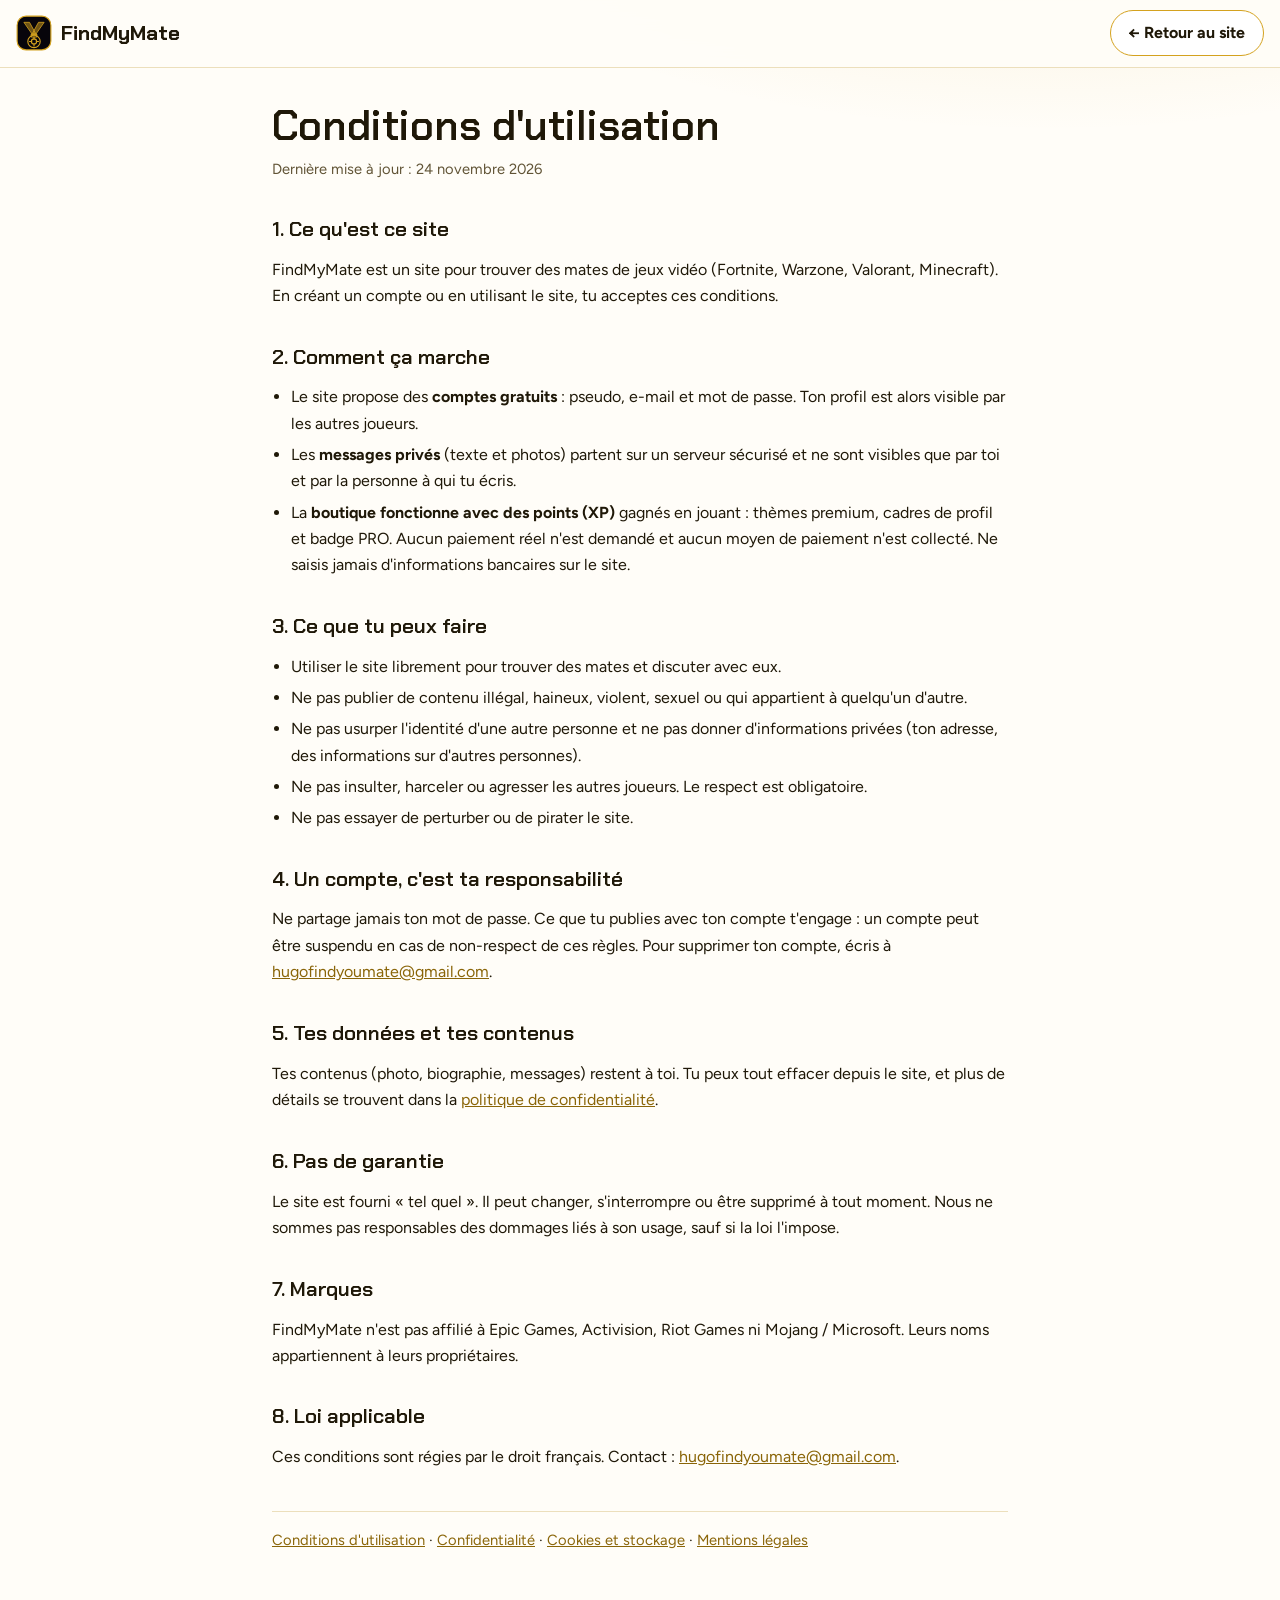
<file: conditions.html>
<!doctype html>
<html lang="fr">
<head>
<meta charset="utf-8">
<meta name="viewport" content="width=device-width,initial-scale=1,viewport-fit=cover">
<title>Conditions d'utilisation · FindMyMate</title>
<meta name="description" content="Règles d'utilisation du site FindMyMate.">
<meta name="theme-color" content="#d4a21f">
<link rel="icon" href="icons/icon-192.png" type="image/png">
<link rel="apple-touch-icon" href="icons/icon-180.png">
<link rel="preconnect" href="https://fonts.googleapis.com">
<link rel="preconnect" href="https://fonts.gstatic.com" crossorigin>
<link rel="stylesheet" href="https://fonts.googleapis.com/css2?family=Chakra+Petch:wght@500;600;700&family=Figtree:wght@400;500;600;700&display=swap">
<link rel="canonical" href="https://hugobuis274.github.io/findmymate/conditions.html">
<link rel="stylesheet" href="legal.css">
</head>
<body>
<header class="topbar"><div class="bar">
<a class="brand" href="index.html" aria-label="FindMyMate, accueil"><svg viewBox="0 0 64 64" width="36" height="36" aria-hidden="true"><rect x="2" y="2" width="60" height="60" rx="16" fill="#07050b" stroke="#d4a21f" stroke-width="2"/><g fill="#d4a21f" fill-opacity=".5" stroke="#d4a21f" stroke-width="1.4" stroke-linejoin="round"><path d="M14 13h10l11 20-5 3z"/><path d="M50 13H40L29 33l5 3z"/></g><g fill="none" stroke="#d4a21f" stroke-width="2" stroke-linecap="round" stroke-linejoin="round"><rect x="27" y="34" width="10" height="5" rx="1.2"/><circle cx="32" cy="47" r="11"/><circle cx="32" cy="47" r="4.6"/><path d="M32 39v4M32 51v4M24 47h4M36 47h4"/></g></svg> FindMyMate</a>
<a class="back" href="index.html">← Retour au site</a>
</div></header>
<main>
<h1>Conditions d'utilisation</h1>
<p class="maj">Dernière mise à jour : 24 novembre 2026</p>

<h2>1. Ce qu'est ce site</h2>
<p>FindMyMate est un site pour trouver des mates de jeux vidéo (Fortnite, Warzone, Valorant, Minecraft). En créant un compte ou en utilisant le site, tu acceptes ces conditions.</p>
<h2>2. Comment ça marche</h2>
<ul>
<li>Le site propose des <strong>comptes gratuits</strong> : pseudo, e-mail et mot de passe. Ton profil est alors visible par les autres joueurs.</li>
<li>Les <strong>messages privés</strong> (texte et photos) partent sur un serveur sécurisé et ne sont visibles que par toi et par la personne à qui tu écris.</li>
	<li>La <strong>boutique fonctionne avec des points (XP)</strong> gagnés en jouant : thèmes premium, cadres de profil et badge PRO. Aucun paiement réel n'est demandé et aucun moyen de paiement n'est collecté. Ne saisis jamais d'informations bancaires sur le site.</li>
</ul>
<h2>3. Ce que tu peux faire</h2>
<ul>
<li>Utiliser le site librement pour trouver des mates et discuter avec eux.</li>
<li>Ne pas publier de contenu illégal, haineux, violent, sexuel ou qui appartient à quelqu'un d'autre.</li>
<li>Ne pas usurper l'identité d'une autre personne et ne pas donner d'informations privées (ton adresse, des informations sur d'autres personnes).</li>
<li>Ne pas insulter, harceler ou agresser les autres joueurs. Le respect est obligatoire.</li>
<li>Ne pas essayer de perturber ou de pirater le site.</li>
</ul>
<h2>4. Un compte, c'est ta responsabilité</h2>
<p>Ne partage jamais ton mot de passe. Ce que tu publies avec ton compte t'engage : un compte peut être suspendu en cas de non-respect de ces règles. Pour supprimer ton compte, écris à <a href="mailto:hugofindyoumate@gmail.com">hugofindyoumate@gmail.com</a>.</p>
<h2>5. Tes données et tes contenus</h2>
<p>Tes contenus (photo, biographie, messages) restent à toi. Tu peux tout effacer depuis le site, et plus de détails se trouvent dans la <a href="confidentialite.html">politique de confidentialité</a>.</p>
<h2>6. Pas de garantie</h2>
<p>Le site est fourni « tel quel ». Il peut changer, s'interrompre ou être supprimé à tout moment. Nous ne sommes pas responsables des dommages liés à son usage, sauf si la loi l'impose.</p>
<h2>7. Marques</h2>
<p>FindMyMate n'est pas affilié à Epic Games, Activision, Riot Games ni Mojang / Microsoft. Leurs noms appartiennent à leurs propriétaires.</p>
<h2>8. Loi applicable</h2>
<p>Ces conditions sont régies par le droit français. Contact : <a href="mailto:hugofindyoumate@gmail.com">hugofindyoumate@gmail.com</a>.</p>

<nav class="nav" aria-label="Pages légales"><a href="conditions.html">Conditions d'utilisation</a> · <a href="confidentialite.html">Confidentialité</a> · <a href="cookies.html">Cookies et stockage</a> · <a href="mentions-legales.html">Mentions légales</a></nav>
</main>
</body>
</html>
</file>
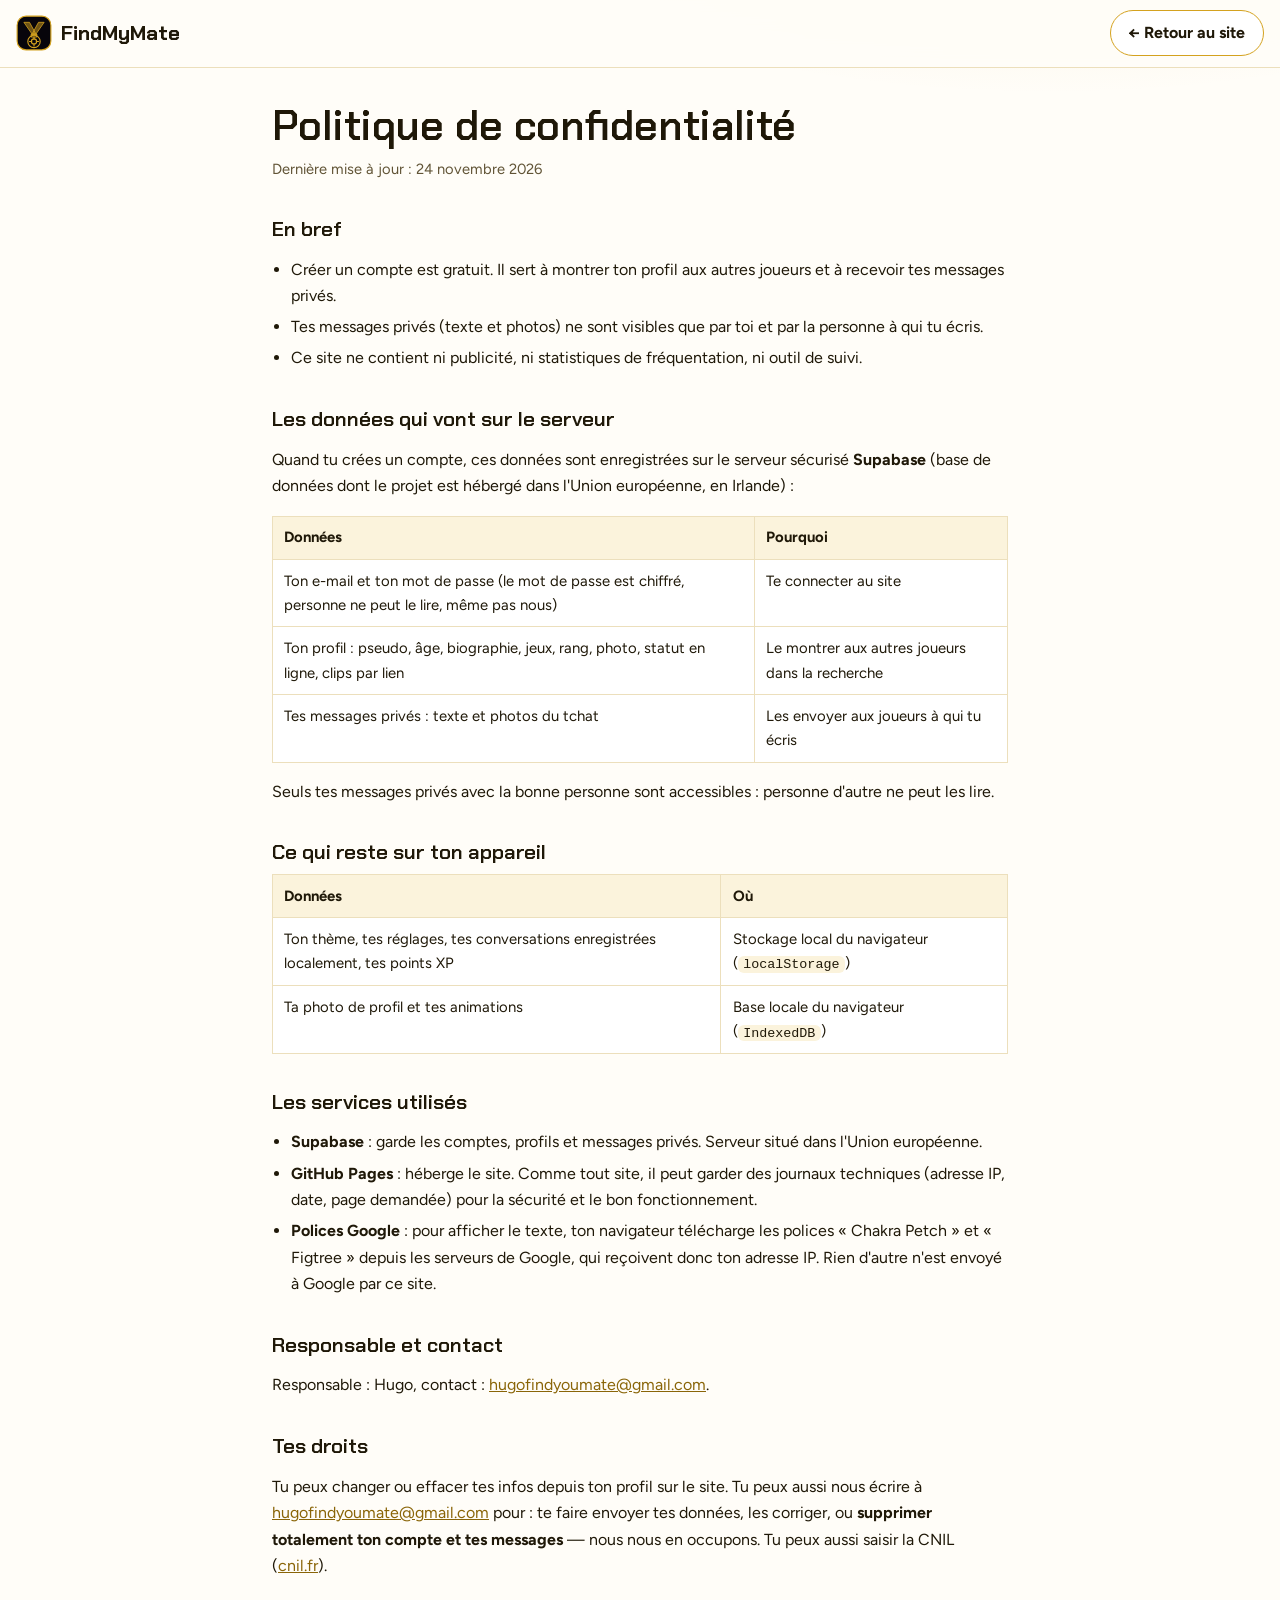
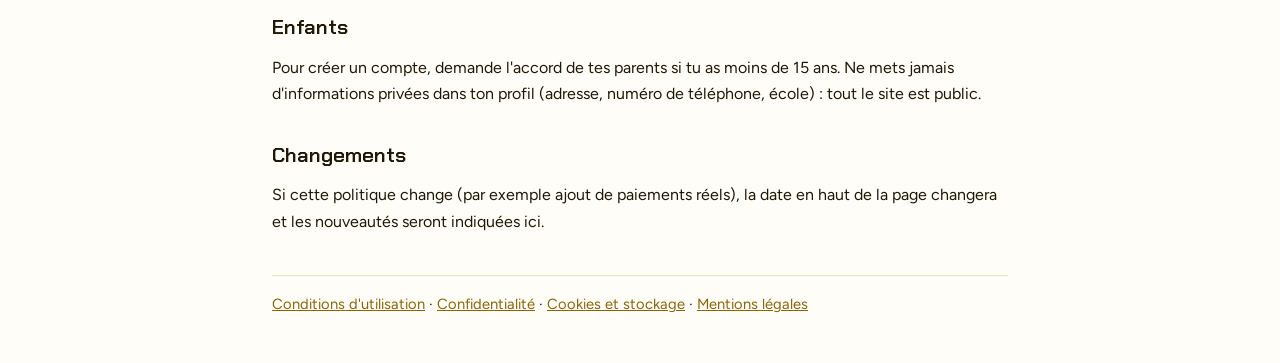
<file: confidentialite.html>
<!doctype html>
<html lang="fr">
<head>
<meta charset="utf-8">
<meta name="viewport" content="width=device-width,initial-scale=1,viewport-fit=cover">
<title>Politique de confidentialité · FindMyMate</title>
<meta name="description" content="Quelles données FindMyMate utilise et comment elles sont protégées.">
<meta name="theme-color" content="#d4a21f">
<link rel="icon" href="icons/icon-192.png" type="image/png">
<link rel="apple-touch-icon" href="icons/icon-180.png">
<link rel="preconnect" href="https://fonts.googleapis.com">
<link rel="preconnect" href="https://fonts.gstatic.com" crossorigin>
<link rel="stylesheet" href="https://fonts.googleapis.com/css2?family=Chakra+Petch:wght@500;600;700&family=Figtree:wght@400;500;600;700&display=swap">
<link rel="canonical" href="https://hugobuis274.github.io/findmymate/confidentialite.html">
<link rel="stylesheet" href="legal.css">
</head>
<body>
<header class="topbar"><div class="bar">
<a class="brand" href="index.html" aria-label="FindMyMate, accueil"><svg viewBox="0 0 64 64" width="36" height="36" aria-hidden="true"><rect x="2" y="2" width="60" height="60" rx="16" fill="#07050b" stroke="#d4a21f" stroke-width="2"/><g fill="#d4a21f" fill-opacity=".5" stroke="#d4a21f" stroke-width="1.4" stroke-linejoin="round"><path d="M14 13h10l11 20-5 3z"/><path d="M50 13H40L29 33l5 3z"/></g><g fill="none" stroke="#d4a21f" stroke-width="2" stroke-linecap="round" stroke-linejoin="round"><rect x="27" y="34" width="10" height="5" rx="1.2"/><circle cx="32" cy="47" r="11"/><circle cx="32" cy="47" r="4.6"/><path d="M32 39v4M32 51v4M24 47h4M36 47h4"/></g></svg> FindMyMate</a>
<a class="back" href="index.html">← Retour au site</a>
</div></header>
<main>
<h1>Politique de confidentialité</h1>
<p class="maj">Dernière mise à jour : 24 novembre 2026</p>

<h2>En bref</h2>
<ul>
<li>Créer un compte est gratuit. Il sert à montrer ton profil aux autres joueurs et à recevoir tes messages privés.</li>
<li>Tes messages privés (texte et photos) ne sont visibles que par toi et par la personne à qui tu écris.</li>
<li>Ce site ne contient ni publicité, ni statistiques de fréquentation, ni outil de suivi.</li>
</ul>
<h2>Les données qui vont sur le serveur</h2>
<p>Quand tu crées un compte, ces données sont enregistrées sur le serveur sécurisé <strong>Supabase</strong> (base de données dont le projet est hébergé dans l'Union européenne, en Irlande) :</p>
<table>
<tr><th>Données</th><th>Pourquoi</th></tr>
<tr><td>Ton e-mail et ton mot de passe (le mot de passe est chiffré, personne ne peut le lire, même pas nous)</td><td>Te connecter au site</td></tr>
<tr><td>Ton profil : pseudo, âge, biographie, jeux, rang, photo, statut en ligne, clips par lien</td><td>Le montrer aux autres joueurs dans la recherche</td></tr>
<tr><td>Tes messages privés : texte et photos du tchat</td><td>Les envoyer aux joueurs à qui tu écris</td></tr>
</table>
<p>Seuls tes messages privés avec la bonne personne sont accessibles : personne d'autre ne peut les lire.</p>
<h2>Ce qui reste sur ton appareil</h2>
<table>
<tr><th>Données</th><th>Où</th></tr>
<tr><td>Ton thème, tes réglages, tes conversations enregistrées localement, tes points XP</td><td>Stockage local du navigateur (<code>localStorage</code>)</td></tr>
<tr><td>Ta photo de profil et tes animations</td><td>Base locale du navigateur (<code>IndexedDB</code>)</td></tr>
</table>
<h2>Les services utilisés</h2>
<ul>
<li><strong>Supabase</strong> : garde les comptes, profils et messages privés. Serveur situé dans l'Union européenne.</li>
<li><strong>GitHub Pages</strong> : héberge le site. Comme tout site, il peut garder des journaux techniques (adresse IP, date, page demandée) pour la sécurité et le bon fonctionnement.</li>
<li><strong>Polices Google</strong> : pour afficher le texte, ton navigateur télécharge les polices « Chakra Petch » et « Figtree » depuis les serveurs de Google, qui reçoivent donc ton adresse IP. Rien d'autre n'est envoyé à Google par ce site.</li>
</ul>
<h2>Responsable et contact</h2>
<p>Responsable : Hugo, contact : <a href="mailto:hugofindyoumate@gmail.com">hugofindyoumate@gmail.com</a>.</p>
<h2>Tes droits</h2>
<p>Tu peux changer ou effacer tes infos depuis ton profil sur le site. Tu peux aussi nous écrire à <a href="mailto:hugofindyoumate@gmail.com">hugofindyoumate@gmail.com</a> pour : te faire envoyer tes données, les corriger, ou <strong>supprimer totalement ton compte et tes messages</strong> — nous nous en occupons. Tu peux aussi saisir la CNIL (<a href="https://www.cnil.fr">cnil.fr</a>).</p>
<h2>Enfants</h2>
<p>Pour créer un compte, demande l'accord de tes parents si tu as moins de 15 ans. Ne mets jamais d'informations privées dans ton profil (adresse, numéro de téléphone, école) : tout le site est public.</p>
<h2>Changements</h2>
<p>Si cette politique change (par exemple ajout de paiements réels), la date en haut de la page changera et les nouveautés seront indiquées ici.</p>

<nav class="nav" aria-label="Pages légales"><a href="conditions.html">Conditions d'utilisation</a> · <a href="confidentialite.html">Confidentialité</a> · <a href="cookies.html">Cookies et stockage</a> · <a href="mentions-legales.html">Mentions légales</a></nav>
</main>
</body>
</html>
</file>
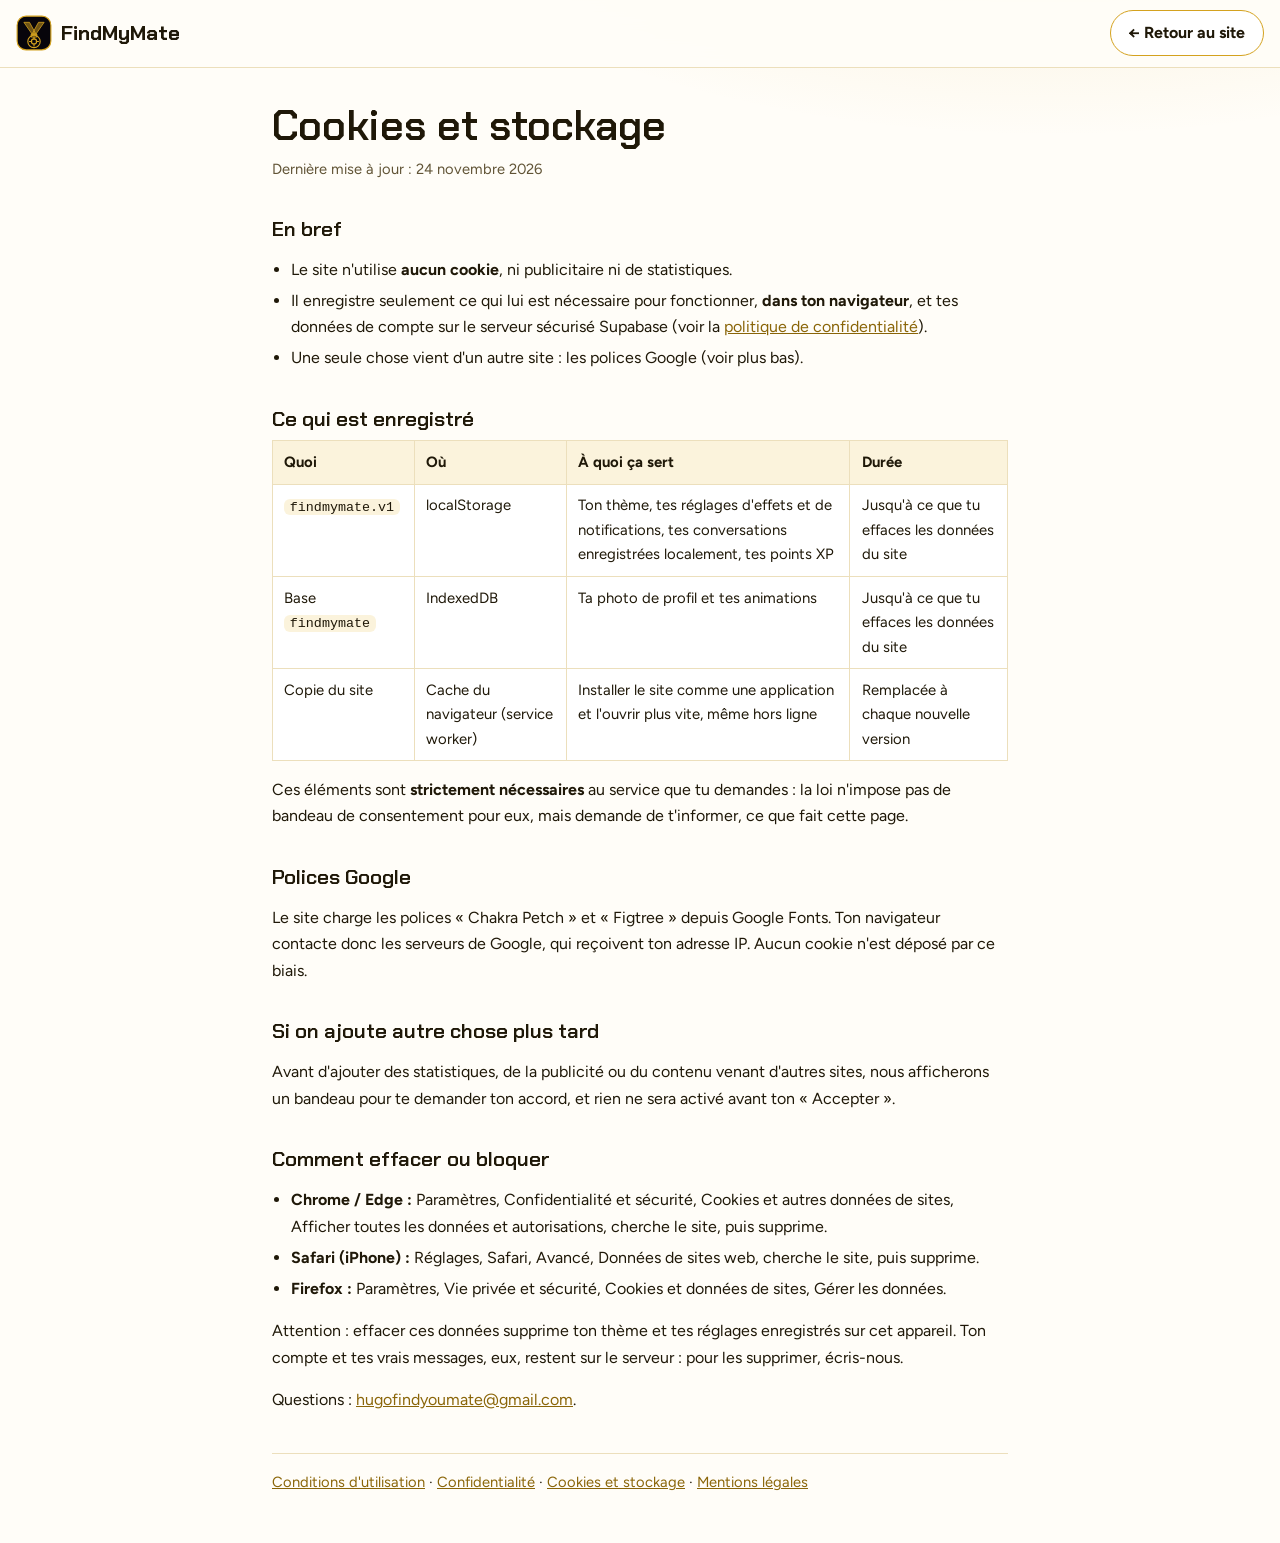
<file: cookies.html>
<!doctype html>
<html lang="fr">
<head>
<meta charset="utf-8">
<meta name="viewport" content="width=device-width,initial-scale=1,viewport-fit=cover">
<title>Cookies et stockage · FindMyMate</title>
<meta name="description" content="Ce que FindMyMate enregistre sur ton appareil.">
<meta name="theme-color" content="#d4a21f">
<link rel="icon" href="icons/icon-192.png" type="image/png">
<link rel="apple-touch-icon" href="icons/icon-180.png">
<link rel="preconnect" href="https://fonts.googleapis.com">
<link rel="preconnect" href="https://fonts.gstatic.com" crossorigin>
<link rel="stylesheet" href="https://fonts.googleapis.com/css2?family=Chakra+Petch:wght@500;600;700&family=Figtree:wght@400;500;600;700&display=swap">
<link rel="canonical" href="https://hugobuis274.github.io/findmymate/cookies.html">
<link rel="stylesheet" href="legal.css">
</head>
<body>
<header class="topbar"><div class="bar">
<a class="brand" href="index.html" aria-label="FindMyMate, accueil"><svg viewBox="0 0 64 64" width="36" height="36" aria-hidden="true"><rect x="2" y="2" width="60" height="60" rx="16" fill="#07050b" stroke="#d4a21f" stroke-width="2"/><g fill="#d4a21f" fill-opacity=".5" stroke="#d4a21f" stroke-width="1.4" stroke-linejoin="round"><path d="M14 13h10l11 20-5 3z"/><path d="M50 13H40L29 33l5 3z"/></g><g fill="none" stroke="#d4a21f" stroke-width="2" stroke-linecap="round" stroke-linejoin="round"><rect x="27" y="34" width="10" height="5" rx="1.2"/><circle cx="32" cy="47" r="11"/><circle cx="32" cy="47" r="4.6"/><path d="M32 39v4M32 51v4M24 47h4M36 47h4"/></g></svg> FindMyMate</a>
<a class="back" href="index.html">← Retour au site</a>
</div></header>
<main>
<h1>Cookies et stockage</h1>
<p class="maj">Dernière mise à jour : 24 novembre 2026</p>

<h2>En bref</h2>
<ul>
<li>Le site n'utilise <strong>aucun cookie</strong>, ni publicitaire ni de statistiques.</li>
<li>Il enregistre seulement ce qui lui est nécessaire pour fonctionner, <strong>dans ton navigateur</strong>, et tes données de compte sur le serveur sécurisé Supabase (voir la <a href="confidentialite.html">politique de confidentialité</a>).</li>
<li>Une seule chose vient d'un autre site : les polices Google (voir plus bas).</li>
</ul>
<h2>Ce qui est enregistré</h2>
<table>
<tr><th>Quoi</th><th>Où</th><th>À quoi ça sert</th><th>Durée</th></tr>
<tr><td><code>findmymate.v1</code></td><td>localStorage</td><td>Ton thème, tes réglages d'effets et de notifications, tes conversations enregistrées localement, tes points XP</td><td>Jusqu'à ce que tu effaces les données du site</td></tr>
<tr><td>Base <code>findmymate</code></td><td>IndexedDB</td><td>Ta photo de profil et tes animations</td><td>Jusqu'à ce que tu effaces les données du site</td></tr>
<tr><td>Copie du site</td><td>Cache du navigateur (service worker)</td><td>Installer le site comme une application et l'ouvrir plus vite, même hors ligne</td><td>Remplacée à chaque nouvelle version</td></tr>
</table>
<p>Ces éléments sont <strong>strictement nécessaires</strong> au service que tu demandes : la loi n'impose pas de bandeau de consentement pour eux, mais demande de t'informer, ce que fait cette page.</p>
<h2>Polices Google</h2>
<p>Le site charge les polices « Chakra Petch » et « Figtree » depuis Google Fonts. Ton navigateur contacte donc les serveurs de Google, qui reçoivent ton adresse IP. Aucun cookie n'est déposé par ce biais.</p>
<h2>Si on ajoute autre chose plus tard</h2>
<p>Avant d'ajouter des statistiques, de la publicité ou du contenu venant d'autres sites, nous afficherons un bandeau pour te demander ton accord, et rien ne sera activé avant ton « Accepter ».</p>
<h2>Comment effacer ou bloquer</h2>
<ul>
<li><strong>Chrome / Edge :</strong> Paramètres, Confidentialité et sécurité, Cookies et autres données de sites, Afficher toutes les données et autorisations, cherche le site, puis supprime.</li>
<li><strong>Safari (iPhone) :</strong> Réglages, Safari, Avancé, Données de sites web, cherche le site, puis supprime.</li>
<li><strong>Firefox :</strong> Paramètres, Vie privée et sécurité, Cookies et données de sites, Gérer les données.</li>
</ul>
<p>Attention : effacer ces données supprime ton thème et tes réglages enregistrés sur cet appareil. Ton compte et tes vrais messages, eux, restent sur le serveur : pour les supprimer, écris-nous.</p>
<p>Questions : <a href="mailto:hugofindyoumate@gmail.com">hugofindyoumate@gmail.com</a>.</p>

<nav class="nav" aria-label="Pages légales"><a href="conditions.html">Conditions d'utilisation</a> · <a href="confidentialite.html">Confidentialité</a> · <a href="cookies.html">Cookies et stockage</a> · <a href="mentions-legales.html">Mentions légales</a></nav>
</main>
</body>
</html>
</file>
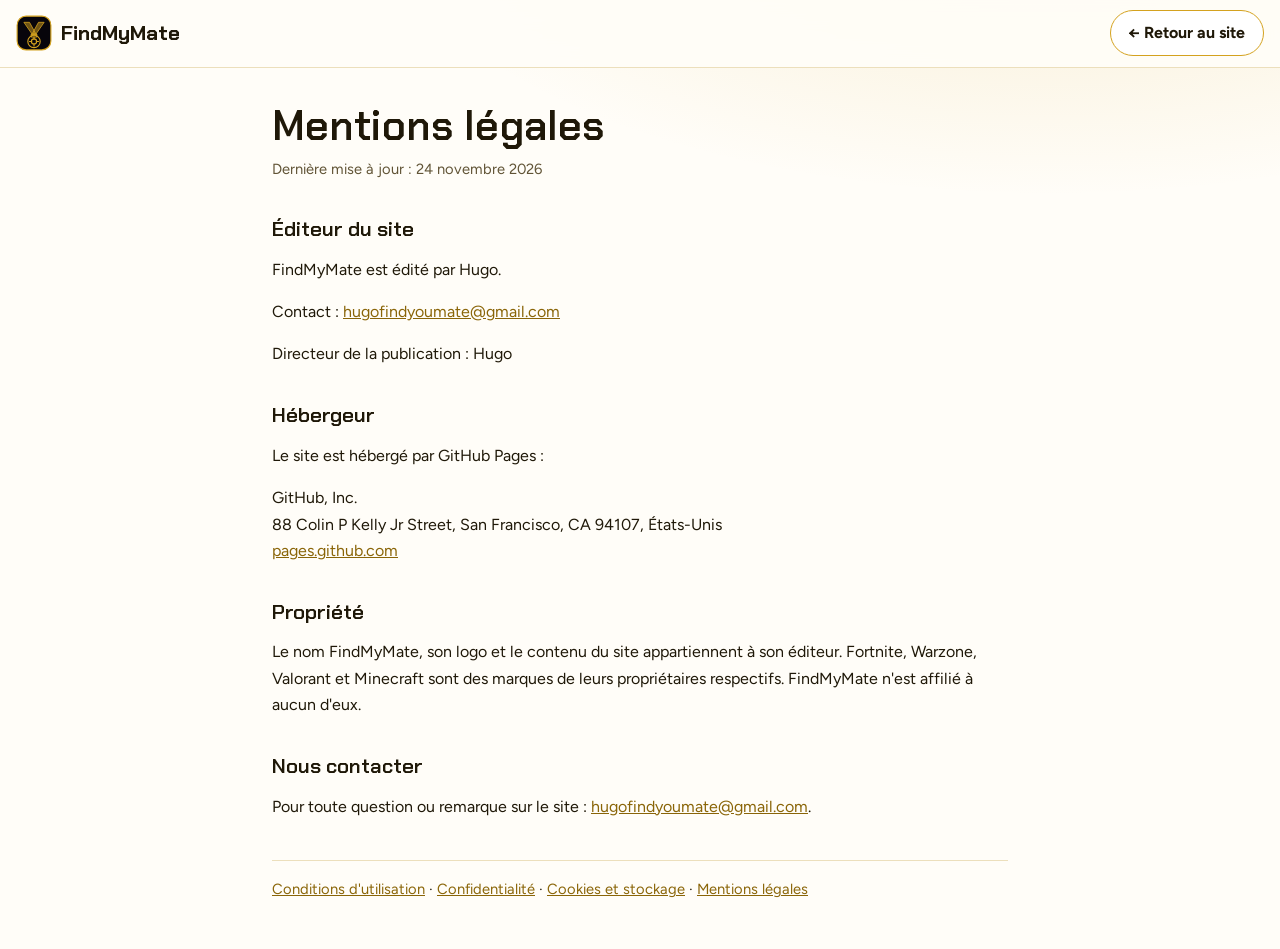
<file: mentions-legales.html>
<!doctype html>
<html lang="fr">
<head>
<meta charset="utf-8">
<meta name="viewport" content="width=device-width,initial-scale=1,viewport-fit=cover">
<title>Mentions légales · FindMyMate</title>
<meta name="description" content="Qui édite FindMyMate et qui l'héberge.">
<meta name="theme-color" content="#d4a21f">
<link rel="icon" href="icons/icon-192.png" type="image/png">
<link rel="apple-touch-icon" href="icons/icon-180.png">
<link rel="preconnect" href="https://fonts.googleapis.com">
<link rel="preconnect" href="https://fonts.gstatic.com" crossorigin>
<link rel="stylesheet" href="https://fonts.googleapis.com/css2?family=Chakra+Petch:wght@500;600;700&family=Figtree:wght@400;500;600;700&display=swap">
<link rel="canonical" href="https://hugobuis274.github.io/findmymate/mentions-legales.html">
<link rel="stylesheet" href="legal.css">
</head>
<body>
<header class="topbar"><div class="bar">
<a class="brand" href="index.html" aria-label="FindMyMate, accueil"><svg viewBox="0 0 64 64" width="36" height="36" aria-hidden="true"><rect x="2" y="2" width="60" height="60" rx="16" fill="#07050b" stroke="#d4a21f" stroke-width="2"/><g fill="#d4a21f" fill-opacity=".5" stroke="#d4a21f" stroke-width="1.4" stroke-linejoin="round"><path d="M14 13h10l11 20-5 3z"/><path d="M50 13H40L29 33l5 3z"/></g><g fill="none" stroke="#d4a21f" stroke-width="2" stroke-linecap="round" stroke-linejoin="round"><rect x="27" y="34" width="10" height="5" rx="1.2"/><circle cx="32" cy="47" r="11"/><circle cx="32" cy="47" r="4.6"/><path d="M32 39v4M32 51v4M24 47h4M36 47h4"/></g></svg> FindMyMate</a>
<a class="back" href="index.html">← Retour au site</a>
</div></header>
<main>
<h1>Mentions légales</h1>
<p class="maj">Dernière mise à jour : 24 novembre 2026</p>

<h2>Éditeur du site</h2>
<p>FindMyMate est édité par Hugo.</p>
<p>Contact : <a href="mailto:hugofindyoumate@gmail.com">hugofindyoumate@gmail.com</a></p>
<p>Directeur de la publication : Hugo</p>
<h2>Hébergeur</h2>
<p>Le site est hébergé par GitHub Pages :</p>
<address>
GitHub, Inc.<br>
88 Colin P Kelly Jr Street, San Francisco, CA 94107, États-Unis<br>
<a href="https://pages.github.com">pages.github.com</a>
</address>
<h2>Propriété</h2>
<p>Le nom FindMyMate, son logo et le contenu du site appartiennent à son éditeur. Fortnite, Warzone, Valorant et Minecraft sont des marques de leurs propriétaires respectifs. FindMyMate n'est affilié à aucun d'eux.</p>
<h2>Nous contacter</h2>
<p>Pour toute question ou remarque sur le site : <a href="mailto:hugofindyoumate@gmail.com">hugofindyoumate@gmail.com</a>.</p>

<nav class="nav" aria-label="Pages légales"><a href="conditions.html">Conditions d'utilisation</a> · <a href="confidentialite.html">Confidentialité</a> · <a href="cookies.html">Cookies et stockage</a> · <a href="mentions-legales.html">Mentions légales</a></nav>
</main>
</body>
</html>
</file>
<file: legal.css>
:root{--fond:#fffdf8;--surface:#fff;--surface-2:#fbf3dc;--ligne:#ecdfbc;--ligne-vive:#d6bf80;--or:#d4a21f;--or-fonce:#8a6508;--encre:#1f1808;--encre-douce:#615436;--font-titre:"Chakra Petch","Segoe UI",system-ui,sans-serif;--font-texte:"Figtree","Segoe UI",system-ui,sans-serif}
*,*::before,*::after{box-sizing:border-box}
body{margin:0;background:radial-gradient(60rem 26rem at 82% -10%,rgba(212,162,31,.17),transparent 70%) no-repeat top,var(--fond);color:var(--encre);font:400 1rem/1.65 var(--font-texte);-webkit-text-size-adjust:100%}
a{color:var(--or-fonce)}
:focus-visible{outline:2px solid var(--or-fonce);outline-offset:2px}
.topbar{position:sticky;top:0;z-index:20;background:rgba(255,253,248,.92);-webkit-backdrop-filter:blur(12px);backdrop-filter:blur(12px);border-bottom:1px solid var(--ligne)}
.bar{display:flex;align-items:center;justify-content:space-between;gap:1rem;padding:.65rem 1rem}
.brand{display:flex;align-items:center;gap:.55rem;font-family:var(--font-titre);font-weight:700;font-size:1.3rem;text-decoration:none;color:var(--encre)}
.brand svg{display:block}
.back{display:inline-flex;align-items:center;min-height:46px;padding:.3rem 1.1rem;border:1.5px solid var(--or);border-radius:999px;background:var(--surface);color:var(--encre);font-weight:700;text-decoration:none}
.back:hover{background:var(--surface-2)}
main{width:min(46rem,100% - 2rem);margin:0 auto;padding:2.2rem 0 3rem}
h1,h2{font-family:var(--font-titre);line-height:1.15;font-weight:600}
h1{font-size:clamp(1.8rem,1.2rem + 3vw,2.6rem);margin:0 0 .4rem}
h2{font-size:1.3rem;margin:2.2rem 0 .5rem}
.maj{color:var(--encre-douce);margin:0 0 1.2rem;font-size:.92rem}
.demo{padding:1rem 1.2rem;margin:1rem 0 1.5rem;background:var(--surface-2);border:2px solid var(--or);border-radius:16px}
.demo p{margin:0}
ul{padding-left:1.2rem}li{margin:.3rem 0}
table{display:block;overflow-x:auto;max-width:100%;border-collapse:collapse;font-size:.93rem;margin:.6rem 0;background:var(--surface)}
th,td{border:1px solid var(--ligne);padding:.55rem .7rem;text-align:left;vertical-align:top}th{background:var(--surface-2)}
code{background:var(--surface-2);padding:.05rem .35rem;border-radius:6px;font-size:.9em}
.ph{background:#ffe9a8;padding:0 .25rem;border-radius:4px}
.nav{margin-top:2.5rem;padding-top:1rem;border-top:1px solid var(--ligne);font-size:.92rem}

address{font-style:normal;margin:.5rem 0 0}
</file>
